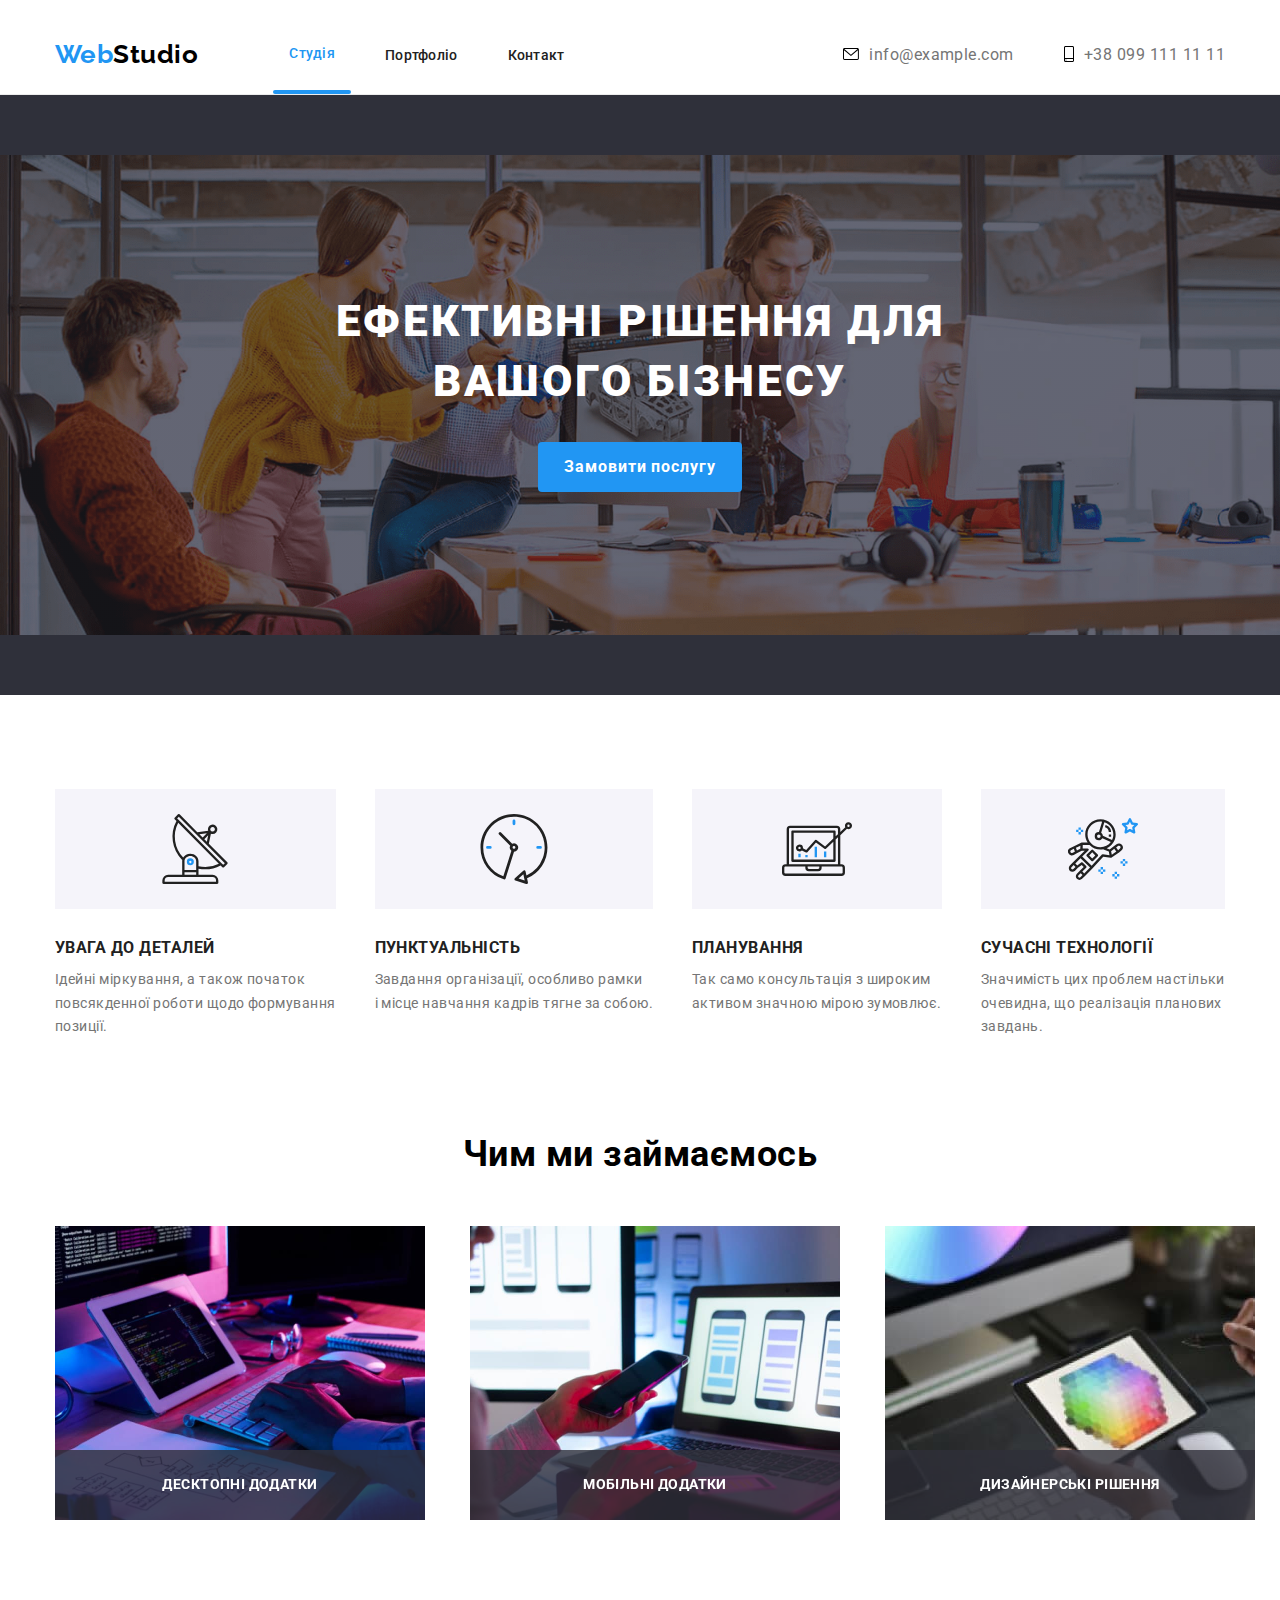
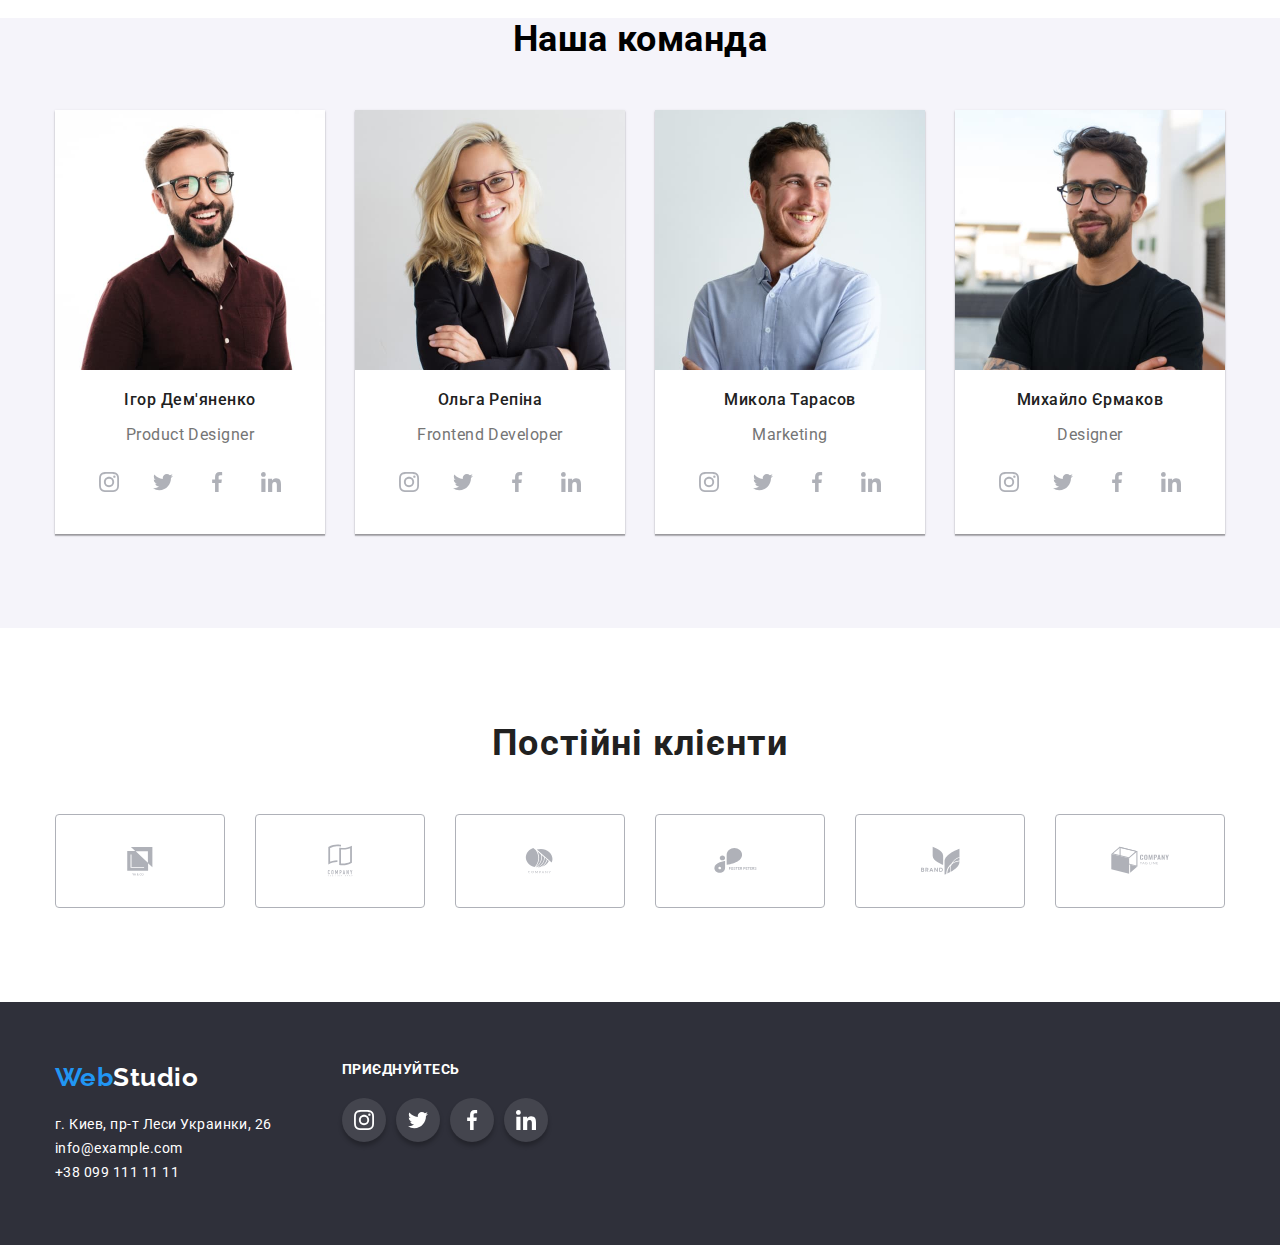
<file: index.html>
<!DOCTYPE html>
<html lang="uk">
  <head>
    <meta charset="UTF-8" />
    <meta http-equiv="X-UA-Compatible" content="IE=edge" />
    <meta name="viewport" content="width=device-width, initial-scale=1.0" />
    <title lang="en">WebStudio</title>
    <link
      href="https://fonts.googleapis.com/css2?family=Raleway:wght@700&family=Roboto:wght@400;500;700;900&display=swap"
      rel="stylesheet"
    />
    <link
      href="https://cdnjs.cloudflare.com/ajax/libs/modern-normalize/1.1.0/modern-normalize.min.css"
      rel="stylesheet"
    />
    <link rel="stylesheet" href="./css/styles.css" />
  </head>
  <body>
    <header>
      <div class="test">
        <div class="container navigation">
          <nav class="nav-container-left">
            <a href="./index.html" lang="en" class="logo"
              >Web<span class="logo-black">Studio</span></a
            >
            <div class="site-nav-container">
              <ul class="site-nav">
                <li>
                  <a href="./index.html" class="current">Студія</a>
                </li>
                <li>
                  <a href="./portfolio.html">Портфоліо</a>
                </li>
                <li>
                  <a href="#">Контакт</a>
                </li>
              </ul>
            </div>
          </nav>
          <div class="nav-container-right">
            <ul class="site-nav-contacts">
              <li class="icon-box">
                <a href="mailto:info@example.com">
                  <svg class="icon-envelope">
                    <use href="./images/symbol-defs.svg#icon-envelope"></use>
                  </svg>
                  <div>info@example.com</div>
                </a>
              </li>
              <li class="icon-box">
                <a href="tel:+380991111111">
                  <svg class="icon-smartphone">
                    <use href="./images/symbol-defs.svg#icon-smartphone"></use>
                  </svg>
                  <div>+38 099 111 11 11</div>
                </a>
              </li>
            </ul>
          </div>
        </div>
      </div>
    </header>

    <main>
      <section class="title-section">
        <div class="container">
          <h1 class="text-big-title">
            Ефективні рішення для<br />
            вашого бізнесу
          </h1>

          <button type="button" class="button-title" data-modal-open>Замовити послугу</button>
      </section>

      <section class="benefits">
        <div class="container">
          <!-- сховали заголовок -->
          <h2 class="visually-hidden">Наші переваги</h2>
          <ul class="benefits-list">
            <li class="icon">
              <h3>Увага до деталей</h3>
              <p>
                Ідейні міркування, а також початок<br />
                повсякденної роботи щодо формування<br />
                позиції.
              </p>
            </li>

            <li class="icon">
              <h3>Пунктуальність</h3>
              <p>
                Завдання організації, особливо рамки<br />
                і місце навчання кадрів тягне за собою.
              </p>
            </li>

            <li class="icon">
              <h3>Планування</h3>
              <p>
                Так само консультація з широким<br />
                активом значною мірою зумовлює.
              </p>
            </li>

            <li class="icon">
              <h3>Сучасні технології</h3>
              <p>
                Значимість цих проблем настільки<br />
                очевидна, що реалізація планових<br />
                завдань.
              </p>
            </li>
          </ul>
          </div>
          <div class="backdrop is-hidden" data-modal>
            <div class="title-modal">
              <p></p>
              <button class="modal-button" data-modal-close></button>
            </div>
          </div>
        </div>
      </section>

      <section class="our-works">
        <div class="container">
          <h2>Чим ми займаємось</h2>
          <ul class="our-works-list">
            <li class="our-works-item">
              <img
                src="./images/1/degin1.jpg"
                alt="Людина набирає текст на клавіатурі"
                width="370"
              />
              <div class="our-works-basement">
                <p>Десктопні додатки</p>
              </div>
            </li>
            <li class="our-works-item">
              <img
                src="./images/1/degin2.jpg"
                alt="програміст робить дизайн сайту для телефону"
                width="370"
              />
              <div class="our-works-basement">
                <p>Мобільні додатки</p>
              </div>
            </li>
            <li class="our-works-item">
              <img
                src="./images/1/degin3.jpg"
                alt="дизайнер підбирає кольори"
                width="370"
              />
              <div class="our-works-basement">
                <p>Дизайнерські рішення</p>
              </div>
            </li>
          </ul>
        </div>
      </section>

      <section class="team-title">
        <div class="container">
          <h2>Наша команда</h2>
          <ul class="team-list">
            <li class="team">
              <img
                src="./images/1/igor.jpg"
                alt="Ігор Дем'яненко"
                width="270"
              />
              <h3>Ігор Дем'яненко</h3>
              <p lang="en">Product Designer</p>
              <ul class="action">
                <li class="social-nets">
                  <a href="">
                    <svg class="social-nets-icon">
                      <use
                        href="./images/symbol-defs.svg#icon-instagram-gray"
                      ></use>
                    </svg>
                  </a>
                </li>
                <li class="social-nets">
                  <a href="">
                    <svg class="social-nets-icon">
                      <use
                        href="./images/symbol-defs.svg#icon-twitter-gray"
                      ></use>
                    </svg>
                  </a>
                </li>
                <li class="social-nets">
                  <a href="">
                    <svg class="social-nets-icon">
                      <use
                        href="./images/symbol-defs.svg#icon-facebook-gray"
                      ></use>
                    </svg>
                  </a>
                </li>
                <li class="social-nets">
                  <a href="">
                    <svg class="social-nets-icon">
                      <use
                        href="./images/symbol-defs.svg#icon-linkedin-gray"
                      ></use>
                    </svg>
                  </a>
                </li>
              </ul>
            </li>

            <li class="team">
              <img src="./images/1/olga.jpg" alt="Ольга Репіна" width="270" />
              <h3>Ольга Репіна</h3>
              <p lang="en">Frontend Developer</p>
              <ul class="action">
                <li class="social-nets">
                  <a href="">
                    <svg class="social-nets-icon">
                      <use
                        href="./images/symbol-defs.svg#icon-instagram-gray"
                      ></use>
                    </svg>
                  </a>
                </li>
                <li class="social-nets">
                  <a href="">
                    <svg class="social-nets-icon">
                      <use
                        href="./images/symbol-defs.svg#icon-twitter-gray"
                      ></use>
                    </svg>
                  </a>
                </li>
                <li class="social-nets">
                  <a href="">
                    <svg class="social-nets-icon">
                      <use
                        href="./images/symbol-defs.svg#icon-facebook-gray"
                      ></use>
                    </svg>
                  </a>
                </li>
                <li class="social-nets">
                  <a href="">
                    <svg class="social-nets-icon">
                      <use
                        href="./images/symbol-defs.svg#icon-linkedin-gray"
                      ></use>
                    </svg>
                  </a>
                </li>
              </ul>
            </li>

            <li class="team">
              <img
                src="./images/1/mykola.jpg"
                alt="Микола Тарасов"
                width="270"
              />
              <h3>Микола Тарасов</h3>
              <p lang="en">Marketing</p>
              <ul class="action">
                <li class="social-nets">
                  <a href="">
                    <svg class="social-nets-icon">
                      <use
                        href="./images/symbol-defs.svg#icon-instagram-gray"
                      ></use>
                    </svg>
                  </a>
                </li>
                <li class="social-nets">
                  <a href="">
                    <svg class="social-nets-icon">
                      <use
                        href="./images/symbol-defs.svg#icon-twitter-gray"
                      ></use>
                    </svg>
                  </a>
                </li>
                <li class="social-nets">
                  <a href="">
                    <svg class="social-nets-icon">
                      <use
                        href="./images/symbol-defs.svg#icon-facebook-gray"
                      ></use>
                    </svg>
                  </a>
                </li>
                <li class="social-nets">
                  <a href="">
                    <svg class="social-nets-icon">
                      <use
                        href="./images/symbol-defs.svg#icon-linkedin-gray"
                      ></use>
                    </svg>
                  </a>
                </li>
              </ul>
            </li>

            <li class="team">
              <img
                src="./images/1/mihail.jpg"
                alt="Михайло Єрмаков"
                width="270"
              />
              <h3>Михайло Єрмаков</h3>
              <p lang="en">Designer</p>
              <ul class="action">
                <li class="social-nets">
                  <a href="">
                    <svg class="social-nets-icon">
                      <use
                        href="./images/symbol-defs.svg#icon-instagram-gray"
                      ></use>
                    </svg>
                  </a>
                </li>
                <li class="social-nets">
                  <a href="">
                    <svg class="social-nets-icon">
                      <use
                        href="./images/symbol-defs.svg#icon-twitter-gray"
                      ></use>
                    </svg>
                  </a>
                </li>
                <li class="social-nets">
                  <a href="">
                    <svg class="social-nets-icon">
                      <use
                        href="./images/symbol-defs.svg#icon-facebook-gray"
                      ></use>
                    </svg>
                  </a>
                </li>
                <li class="social-nets">
                  <a href="">
                    <svg class="social-nets-icon">
                      <use
                        href="./images/symbol-defs.svg#icon-linkedin-gray"
                      ></use>
                    </svg>
                  </a>
                </li>
              </ul>
            </li>
          </ul>
        </div>
      </section>

      <section>
        <div class="container section-client">
          <h2>Постійні клієнти</h2>
          <ul class="client">
            <li>
              <a href="">
                <svg class="client-icon">
                  <use href="./images/symbol-defs.svg#icon-Client-1"></use>
                </svg>
              </a>
            </li>
            <li>
              <a href="">
                <svg class="client-icon">
                  <use href="./images/symbol-defs.svg#icon-Client-2"></use>
                </svg>
              </a>
            </li>
            <li>
              <a href="">
                <svg class="client-icon">
                  <use href="./images/symbol-defs.svg#icon-Client-3"></use>
                </svg>
              </a>
            </li>
            <li>
              <a href="">
                <svg class="client-icon">
                  <use href="./images/symbol-defs.svg#icon-Client-4"></use>
                </svg>
              </a>
            </li>
            <li>
              <a href="">
                <svg class="client-icon">
                  <use href="./images/symbol-defs.svg#icon-Client-5"></use>
                </svg>
              </a>
            </li>
            <li>
              <a href="">
                <svg class="client-icon">
                  <use href="./images/symbol-defs.svg#icon-Client-6"></use>
                </svg>
              </a>
            </li>
          </ul>
        </div>
      </section>
    </main>

    <footer>
      <div class="container footer-container">
        <div>
          <a href="./index.html" lang="en" class="logo logo-focus"
            >Web<span class="logo-white">Studio</span></a
          >
          <address>
            <ul class="footer-address">
              <li>
                <a
                  href="https://goo.gl/maps/CPtrU1FHBa2aNyZL9"
                  target="_blank"
                  rel="noopener noreferrer nofollow"
                  >г. Киев, пр-т Леси Украинки, 26</a
                ><br />
              </li>

              <li class="foorer-mail">
                <a href="mailto:info@example.com">info@example.com</a><br />
              </li>

              <li class="foorer-phone">
                <a href="tel:+380991111111">+38 099 111 11 11</a>
              </li>
            </ul>
          </address>
        </div>
        <div class="join">
          <h2>Приєднуйтесь</h2>
          <ul class="footer-icon">
            <li class="grey-icon-set">
              <a href="">
                <svg class="grey-icon-item">
                  <use
                    href="./images/symbol-defs.svg#icon-instagram-white"
                  ></use>
                </svg>
              </a>
            </li>
            <li class="grey-icon-set">
              <a href="">
                <svg class="grey-icon-item">
                  <use href="./images/symbol-defs.svg#icon-twitter-white"></use>
                </svg>
              </a>
            </li>
            <li class="grey-icon-set">
              <a href="">
                <svg class="grey-icon-item">
                  <use
                    href="./images/symbol-defs.svg#icon-facebook-white"
                  ></use>
                </svg>
              </a>
            </li>
            <li class="grey-icon-set">
              <a href="">
                <svg class="grey-icon-item">
                  <use
                    href="./images/symbol-defs.svg#icon-linkedin-white"
                  ></use>
                </svg>
              </a>
            </li>
          </ul>
        </div>
      </div>
    </footer>

    <script src="./js/modal.js"></script>

  </body>
</html>
</file>
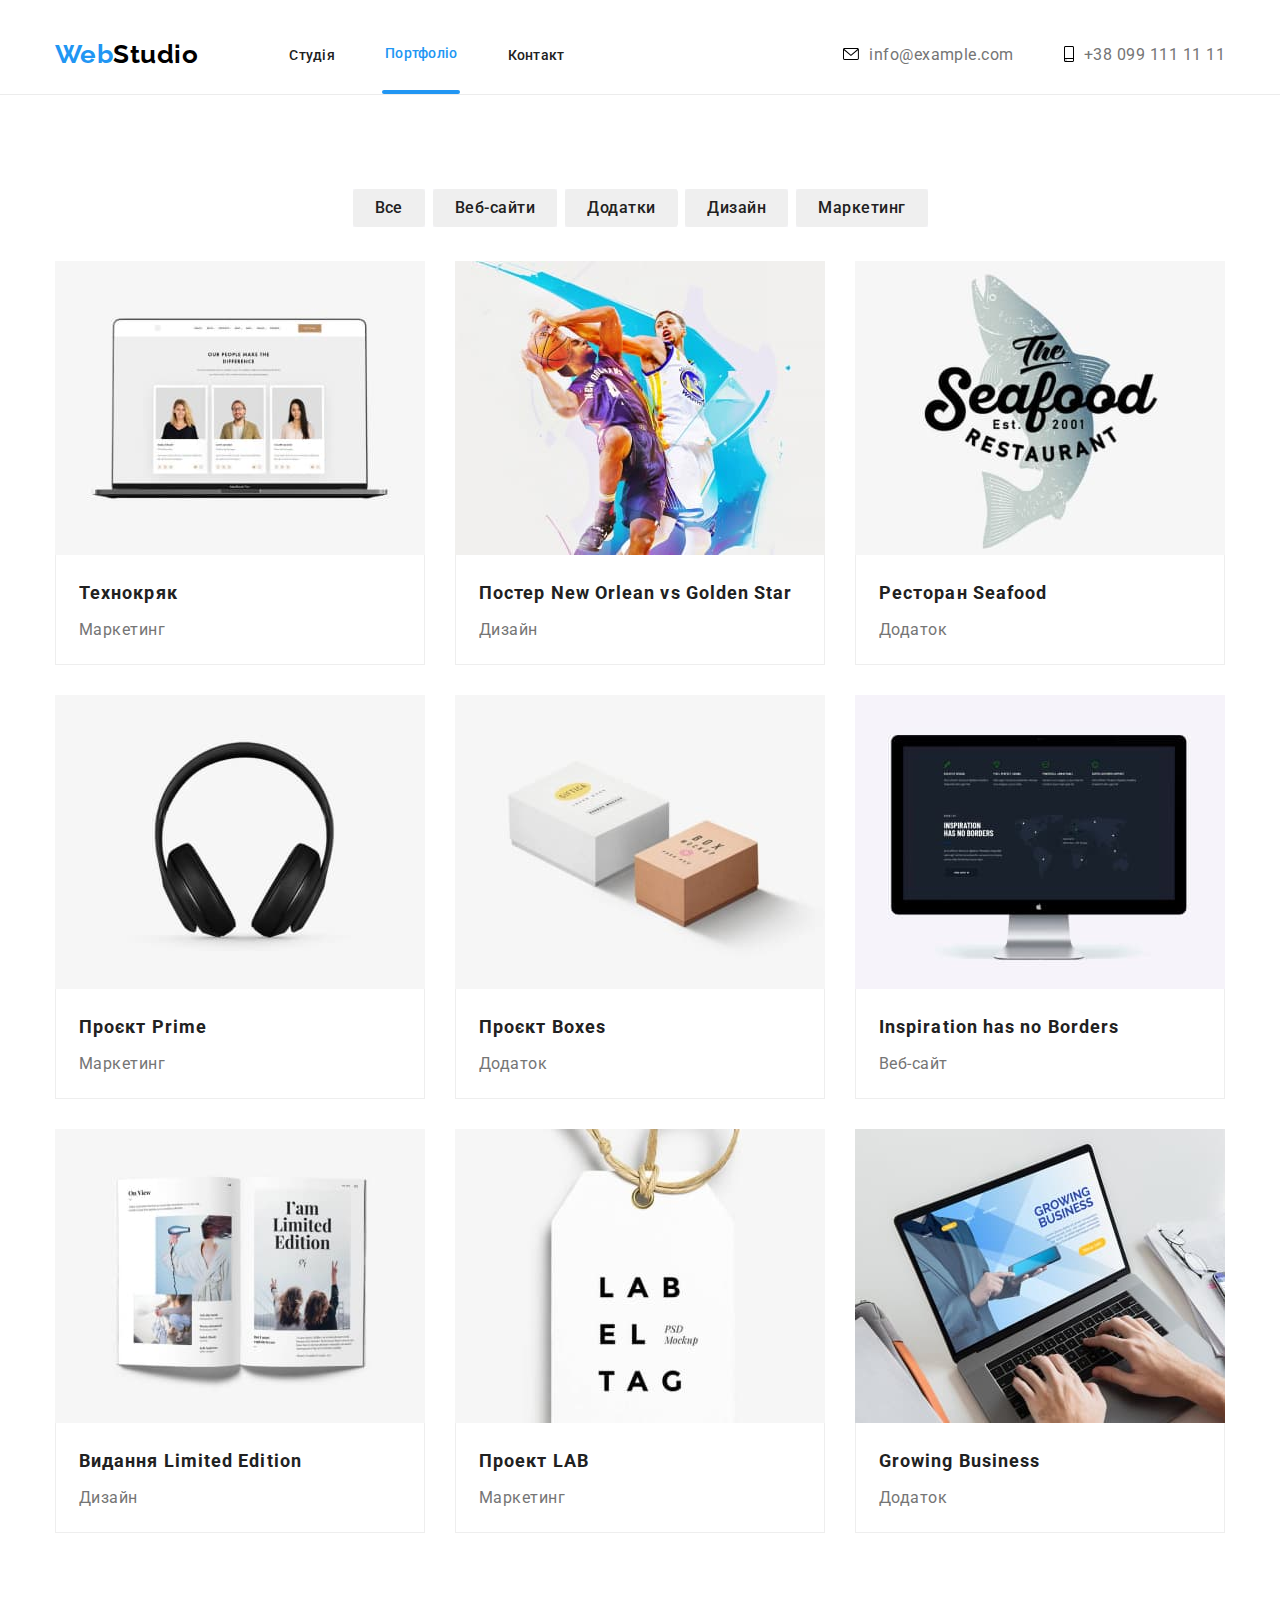
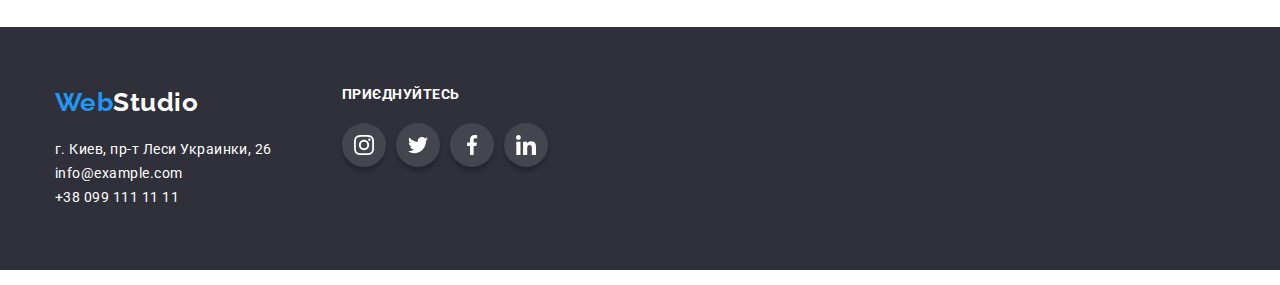
<file: portfolio.html>
<!DOCTYPE html>
<html lang="uk">
  <head>
    <meta charset="UTF-8" />
    <meta http-equiv="X-UA-Compatible" content="IE=edge" />
    <meta name="viewport" content="width=device-width, initial-scale=1.0" />
    <title lang="en">WebStudio</title>
    <link
      href="https://fonts.googleapis.com/css2?family=Raleway:wght@700&family=Roboto:wght@400;500;700;900&display=swap"
      rel="stylesheet"
    />
    <link
      href="https://cdnjs.cloudflare.com/ajax/libs/modern-normalize/1.1.0/modern-normalize.min.css"
      rel="stylesheet"
    />
    <link rel="stylesheet" href="./css/styles.css" />
  </head>

  <body>
    <header>
      <div class="container navigation">
          <nav class="nav-container-left">
              <a href="./index.html" lang="en" class="logo">Web<span class="logo-black">Studio</span></a>
              <div class="site-nav-container">
                  <ul class="site-nav">
                      <li>
                          <a href="./index.html">Студія</a>
                      </li>
                      <li>
                          <a href="./portfolio.html" class="current">Портфоліо</a>
                      </li>
                      <li>
                          <a href="#">Контакт</a>
                      </li>
                  </ul>
              </div>
          </nav>
          <div class="nav-container-right">
              <ul class="site-nav-contacts">
                  <li class="icon-box">
                      <a href="mailto:info@example.com">
                          <svg class="icon-envelope">
                              <use href="./images/symbol-defs.svg#icon-envelope"></use>
                          </svg>
                          <div>info@example.com</div>
                      </a>
                  </li>
                  <li class="icon-box">
                      <a href="tel:+380991111111">
                          <svg class="icon-smartphone">
                              <use href="./images/symbol-defs.svg#icon-smartphone"></use>
                          </svg>
                          <div>+38 099 111 11 11</div>
                      </a>
                  </li>
              </ul>
          </div>
      </div>
    </header>

    <main>
      <div class="container">
        <div class="portfolio-buttons">
          <h1 class="visually-hidden">Портфоліо</h1>
          <ul class="list-buttons">
            <li class="item-button">
              <button type="button">Все</button>
            </li>

            <li class="item-button">
              <!--щоб не робився перенос тире, вставляємо спец-символ-->
              <button type="button">Веб&#8209;сайти</button>
            </li>

            <li class="item-button">
              <button type="button">Додатки</button>
            </li>

            <li class="item-button">
              <button type="button">Дизайн</button>
            </li>

            <li class="item-button">
              <button type="button">Маркетинг</button>
            </li>
          </ul>
        </div>

        <div class="portfolio">
          <ul class="card-set">
            <li class="item">
              <a href="#">
                <div class="card">
                  <img
                    src="./images/2/tehnokryak.jpg"
                    alt="tehnokryak"
                    width="370"
                  />
                  <div class="modal-box">
                    <p class="modal-text">Ресурс пропонує комплексні пропозиції з різним рівнем функціоналу та сервісів. Все це дозволить
                    відвідувачу
                    отримати
                    вичерпні відомості про компанію чи приватну особу.</p>
                  </div>
                </div>
                <div class="under-foto">
                  <h2>Технокряк</h2>
                  <p>Маркетинг</p>
                </div>
              </a>
            </li>

            <li class="item">
              <a href="#">
                <div class="card">
                  <img
                    src="./images/2/poster-new.jpg"
                    alt="poster"
                    width="370"
                  />
                  <div class="modal-box">
                    <p class="modal-text">Ресурс пропонує комплексні пропозиції з різним рівнем функціоналу та сервісів. Все це дозволить
                      відвідувачу
                      отримати
                      вичерпні відомості про компанію чи приватну особу.</p>
                  </div>
                </div>
                <div class="under-foto">
                  <h2>Постер New Orlean vs Golden Star</h2>
                  <p>Дизайн</p>
                </div>
              </a>
            </li>

            <li class="item">
              <a href="#">
                <div class="card">
                  <img
                    src="./images/2/restoran.jpg"
                    alt="restoran"
                    width="370"
                  />
                  <div class="modal-box">
                    <p class="modal-text">Ресурс пропонує комплексні пропозиції з різним рівнем функціоналу та сервісів. Все це дозволить
                      відвідувачу
                      отримати
                      вичерпні відомості про компанію чи приватну особу.</p>
                  </div>
                </div>
                <div class="under-foto">
                  <h2>Ресторан Seafood</h2>
                  <p>Додаток</p>
                </div>
              </a>
            </li>

            <li class="item">
              <a href="#">
                <div class="card">
                  <img src="./images/2/prime.jpg" alt="prime" width="370" />
                  <div class="modal-box">
                    <p class="modal-text">Ресурс пропонує комплексні пропозиції з різним рівнем функціоналу та сервісів. Все це дозволить
                      відвідувачу
                      отримати
                      вичерпні відомості про компанію чи приватну особу.</p>
                  </div>
                </div>
                <div class="under-foto">
                  <h2>Проєкт Prime</h2>
                  <p>Маркетинг</p>
                </div>
              </a>
            </li>

            <li class="item">
              <a href="#">
                <div class="card">
                  <img src="./images/2/boxes.jpg" alt="boxes" width="370" />
                  <div class="modal-box">
                    <p class="modal-text">Ресурс пропонує комплексні пропозиції з різним рівнем функціоналу та сервісів. Все це дозволить
                      відвідувачу
                      отримати
                      вичерпні відомості про компанію чи приватну особу.</p>
                  </div>
                </div>
                <div class="under-foto">
                  <h2>Проєкт Boxes</h2>
                  <p>Додаток</p>
                </div>
              </a>
            </li>

            <li class="item">
              <a href="#">
                <div class="card">
                  <img
                    src="./images/2/inspiration.jpg"
                    alt="inspiration"
                    width="370"
                  />
                  <div class="modal-box">
                    <p class="modal-text">Ресурс пропонує комплексні пропозиції з різним рівнем функціоналу та сервісів. Все це дозволить
                      відвідувачу
                      отримати
                      вичерпні відомості про компанію чи приватну особу.</p>
                  </div>
                </div>
                <div class="under-foto">
                  <h2>Inspiration has no Borders</h2>
                  <p>Веб-сайт</p>
                </div>
              </a>
            </li>

            <li class="item">
              <a href="#">
                <div class="card">
                  <img
                    src="./images/2/limited.jpg"
                    alt="limited edition"
                    width="370"
                  />
                  <div class="modal-box">
                    <p class="modal-text">Ресурс пропонує комплексні пропозиції з різним рівнем функціоналу та сервісів. Все це дозволить
                      відвідувачу
                      отримати
                      вичерпні відомості про компанію чи приватну особу.</p>
                  </div>
                </div>
                <div class="under-foto">
                  <h2>Видання Limited Edition</h2>
                  <p>Дизайн</p>
                </div>
              </a>
            </li>

            <li class="item">
              <a href="#">
                <div class="card">
                  <img src="./images/2/lab.jpg" alt="proect lab" width="370" />
                  <div class="modal-box">
                    <p class="modal-text">Ресурс пропонує комплексні пропозиції з різним рівнем функціоналу та сервісів. Все це дозволить
                      відвідувачу
                      отримати
                      вичерпні відомості про компанію чи приватну особу.</p>
                  </div>
                </div>
                <div class="under-foto">
                  <h2>Проект LAB</h2>
                  <p>Маркетинг</p>
                </div>
              </a>
            </li>

            <li class="item">
              <a href="#">
                <div class="card">
                  <img
                    src="./images/2/growing.jpg"
                    alt="Growing Business"
                    width="370"
                  />
                  <div class="modal-box">
                    <p class="modal-text">Ресурс пропонує комплексні пропозиції з різним рівнем функціоналу та сервісів. Все це дозволить
                      відвідувачу
                      отримати
                      вичерпні відомості про компанію чи приватну особу.</p>
                  </div>
                </div>
                <div class="under-foto">
                  <h2>Growing Business</h2>
                  <p>Додаток</p>
                </div>
              </a>
            </li>
          </ul>
        </div>
      </div>
    </main>

    <footer>
      <div class="container footer-container">
        <div>
          <a href="./index.html" lang="en" class="logo logo-focus">Web<span class="logo-white">Studio</span></a>
          <address>
            <ul class="footer-address">
              <li>
                <a href="https://goo.gl/maps/CPtrU1FHBa2aNyZL9" target="_blank" rel="noopener noreferrer nofollow">г. Киев,
                  пр-т Леси Украинки, 26</a><br />
              </li>
    
              <li class="foorer-mail">
                <a href="mailto:info@example.com">info@example.com</a><br />
              </li>
    
              <li class="foorer-phone">
                <a href="tel:+380991111111">+38 099 111 11 11</a>
              </li>
            </ul>
          </address>
        </div>
        <div class="join">
          <h2>Приєднуйтесь</h2>
          <ul class="footer-icon">
            <li class="grey-icon-set">
              <a href="">
                <svg class="grey-icon-item">
                  <use href="./images/symbol-defs.svg#icon-instagram-white"></use>
                </svg>
              </a>
            </li>
            <li class="grey-icon-set">
              <a href="">
                <svg class="grey-icon-item">
                  <use href="./images/symbol-defs.svg#icon-twitter-white"></use>
                </svg>
              </a>
            </li>
            <li class="grey-icon-set">
              <a href="">
                <svg class="grey-icon-item">
                  <use href="./images/symbol-defs.svg#icon-facebook-white"></use>
                </svg>
              </a>
            </li>
            <li class="grey-icon-set">
              <a href="">
                <svg class="grey-icon-item">
                  <use href="./images/symbol-defs.svg#icon-linkedin-white"></use>
                </svg>
              </a>
            </li>
          </ul>
        </div>
      </div>
    </footer>
  </body>
</html>
</file>
<file: css/styles.css>
:root {
    --title-text-color: rgba(33, 33, 33, 1);
    --pargraf-text-color: rgba(117, 117, 117, 1);
    --dark-background: rgba(47, 48, 58, 1);
    --white: rgba(255, 255, 255, 1);
    --blue: rgba(33, 150, 243, 1);

}

:focus {
    outline: none;
}

a:hover {
    border: blue;
    transition: 250ms cubic-bezier(0.4, 0, 0.2, 1);
}


body {
    background-color: var(--white);
    font-family: roboto, sans-serif;
    letter-spacing: 0.03em;
    line-height: 1.2;

    margin-top: 15px;
    margin-bottom: 15px;
}

body a {
    text-decoration: none;
    color: currentColor;
}

/* убираем маркеры в списках */
ul {
    list-style: none;
    margin: 0;
    padding: 0;
}

button {
    font-family: inherit;
    cursor: pointer;
    color: var(--title-text-color);
    font-weight: 500;
    font-size: 16px;
    line-height: 1.62;
    text-align: center;
    letter-spacing: 0.03em;
    border: none;
    border-radius: 4px;
    padding: 6px 22px;
    transition: 250ms cubic-bezier(0.4, 0, 0.2, 1);
}

/* цвет кнопки гпавной при ховере 188CE8 */
button:hover {
    color: var(--white);
    background-color: var(--blue);

}

button:focus {
    color: var(--white);
    background-color: var(--blue);
    outline: 3px solid black;
}

.container {
    margin-left:auto;
    margin-right: auto;
    padding-left: 15px;
    padding-right: 15px;
    width: 1200px;
    outline: 2px solid none;
}

.visually-hidden {
    position: absolute;
    white-space: nowrap;
    width: 1px;
    height: 1px;
    overflow: hidden;
    border: 0;
    padding: 0;
    clip: rect(0 0 0 0);
    clip-path: inset(50%);
    margin: -1px;
}

.logo {
    color: var(--blue);
    font-size: 26px;
    font-family: raleway, sans-serif;
    font-weight: 700;
    font-size: 26px;
    line-height: 1.19;
    }

.logo-black {
    color: rgba(0, 0, 0, 1);
}

.logo-white {
    color: var(--white);
}

header {
    border-bottom: 1px solid rgba(236, 236, 236, 1);
}

.navigation {
    position: relative;
    display: flex;
    align-items: center;
    padding-top: 24px;
    padding-bottom: 24px;
    
}

.nav-container-left {
    display: flex;
    align-items: center;
    
}
.site-nav-container {
    margin-left: 91px;
}

.site-nav-container li {
    margin-right: 50px;
}

.site-nav {
    display: flex;
    align-items: center;
    margin: 0;
    padding: 0;
}

.site-nav a {
    color: var(--title-text-color);
    font-weight: 500;
    font-size: 14px;
    line-height: 1.14;
    letter-spacing: 0.02em;
}

/* виділяємо поточну сторінку(студіо, портфоліо, контакти) */
.site-nav a.current {
    color: var(--blue);
    display: flex;
    justify-content: center;
}

.current::after {
    position: absolute;
    bottom: 0;
    content: "";
    width: 78px;
    height: 4px;
    background-color: currentColor;
    border-radius: 2px;
}

.navigation a:hover {
    color: var(--blue);
    fill: var(--blue);
}

.navigation a:focus {
    color: var(--blue);
    fill: var(--blue);
    outline: 3px solid black;
}

.nav-container-right {
    margin-left: auto;
    align-items: center;
}

.site-nav-contacts {
    display: flex;
    align-items: center;
    margin: 0;
    padding: 0;
}

.site-nav-contacts a {
    color: var(--pargraf-text-color);
}

.site-nav-contacts a:hover {
    color: var(--blue);
}

.site-nav-contacts a:focus {
    color: var(--blue);
    outline: 3px solid black;
}

.site-nav-contacts li {
    margin-left: 50px;
}

.icon-envelope {
    width: 16px;
    height: 12px;
    margin-right: 10px;
}

.icon-smartphone {
    width: 10px;
    height: 16px;
    margin-right: 10px;
}

.icon-box a {
    display: flex;
    align-items: center;
}
.title-section {
    max-width: 1600px;
    margin-left: auto;
    margin-right: auto;
    height: 600px;
    color: var(--white);
    background-image: linear-gradient(
        to right,
        rgba(47, 48, 58, 0.4),
        rgba(47, 48, 58, 0.4)
        ), url(../images/1/bg-title.png);
    background-color: var(--dark-background);
    background-size: contain;
    background-position: center;
    background-repeat: no-repeat;
    text-align: center;
    outline: 2px solid none;
    padding-top: 197px;
    padding-bottom: 203px;
}

/* зробили всі літери великими text-transform: uppercase; */
.text-big-title {
    font-weight: 900;
    font-size: 44px;
    line-height: 1.36;
    letter-spacing: 0.06em;
    text-transform: uppercase;
    text-align: center;
    margin: 0;
}
/*основа під модальне вікно*/
.backdrop {
    position: fixed;
    top: 0;
    left: 0;
    width: 100%;
    height: 100%;
    background-color: rgba(0, 0, 0, 0.2);
    transition: 250ms cubic-bezier(0.4, 0, 0.2, 1);
}

.backdrop.is-hidden {
    opacity: 0;
    pointer-events: none;
}

.backdrop.is-hidden .title-modal {
    transform: scale(0.8) translate(-50%, -50%);
}

.title-modal {
    /*ставимо модальне вікно по центру*/
    position: absolute;
    top: 50%;
    left: 50%;
    transform:scale(1) translate(-50%, -50%);

    display: flex;
    min-width: 528px;
    min-height: 581px;

    background-color: var(--white);
    box-shadow: 0px 1px 3px rgba(0, 0, 0, 0.12), 0px 1px 1px rgba(0, 0, 0, 0.14), 0px 2px 1px rgba(0, 0, 0, 0.2);
    border-radius: 4px;
    z-index: 2;
    
}

.modal-button {
    position: absolute;
    right: 8px;
    top: 8px;
    background-image:url(../images/icons.svg/button-X.svg) ;
    background-color: var(--white);
    background-position: center;
    background-repeat: no-repeat;
    color: #000000;
    width: 30px;
    height: 30px;
    padding: 6px;
    border-radius: 50%;
    border: 1px solid rgba(0, 0, 0, 0.1);
}

.modal-button:hover,
.modal-button:focus {
    background-color: var(--white);

}

.button-title {
    background-color: var(--blue);
    color: var(--white);
    font-weight: 700;
    font-size: 16px;
    line-height: 30px;
    letter-spacing: 0.06em;
    margin-top: 30px;
    border: none;
    padding: 10px 26px;

    /* міняє на кнопці ховер на бекгоараунді за 250мс за схемою  -працює в обидві сторори (якщо записати на ховері , то буде працювати тільки при поверненні з ховера)*/
    transition: background-color 250ms cubic-bezier(0.4, 0, 0.2, 1);
}

.button-title:hover {
    background-color: rgba(24, 140, 232, 1);
}

.button-title:focus {
    background-color: rgba(24, 140, 232, 1);
    outline: 3px solid black;
}

.benefits {
    font-size: 14px;
    outline: 2px solid none;
    padding-top: 94px;
    padding-bottom: 94px;
}

.benefits-list {
    display: flex;
    justify-content: space-between;
    margin-right: -30px;
}

.benefits-list li {
    margin-right: 30px;
}

/* не можна так робити якщо буде hover, focus*/
.icon::before {
    display: block;
    content: "";
    height: 120px;
    background-color: rgba(245, 244, 250, 1);
    background-size: 70px;
    background-repeat: no-repeat;
    background-position: center;
}

.icon:nth-child(1)::before {
    background-image: url(../images/icons.svg/antenna.svg);
    
}

.icon:nth-child(2)::before {
    background-image: url(../images/icons.svg/clock.svg);
}

.icon:nth-child(3)::before {
    background-image: url(../images/icons.svg/diagram.svg);
}

.icon:nth-child(4)::before {
    background-image: url(../images/icons.svg/astronaut.svg);
}

.benefits-list h3 {
    color: var(--title-text-color);
    font-weight: 700;
    line-height: 1.14;
    text-transform: uppercase;
    padding-top: 30px;
    margin-top: 0;
    margin-bottom: 0;
}

.benefits-list p {
    color: var(--pargraf-text-color);
    font-weight: 400;
    line-height: 1.71;
    margin-top: 10px;
    margin-bottom: 0;
}

.our-works {
    padding-bottom: 94px;
    outline: 2px solid none;
}

.our-works h2 {
    font-weight: 700;
    font-size: 36px;
    line-height: 1.17;
    text-align: center;
    margin: 0;
}

.our-works-list {
    display: flex;
    margin-top: 50px;
    margin-bottom: 0;
    margin-right: -30px;
    justify-content: space-between;
}

.our-works-item {
    position: relative;
    gap: 30px;
}


.our-works-basement {
    position: absolute;
    display: flex;
    justify-content: center;
    align-items: center;
    bottom: 4px;
    left: 0;
    width: 100%;
    height: 70px;
    background-color:rgba(47, 48, 58, 0.8);
}

.our-works-basement p {
    font-style: 700;
    font-weight: 700;
    font-size: 14px;
    line-height: 1.14;
    text-align: center;
    letter-spacing: 0.03em;
    text-transform: uppercase;
    color: var(--white);
    margin-top: 0;
    margin-bottom: 0;
}

.team-title {
    padding-bottom: 94px;
    outline: 2px solid none;
    background-color: rgba(245, 244, 250, 1);
}

.team-title h2 {
    font-weight: 700;
    font-size: 36px;
    line-height: 1.17;
    text-align: center;
    margin: 0;
}

.team-list {
    display: flex;
    margin-top: 50px;
    margin-bottom: 0;
    margin-right: -30px;
    justify-content: space-between;
}

.team {
    text-align: center;
    background-color: var(--white);
    font-size: 16px;
    line-height: 1.19;
    margin-right: 30px;
    padding-bottom: 30px;
    box-shadow: 0px 2px 1px rgba(0, 0, 0, 0.2), 0px 1px 1px rgba(0, 0, 0, 0.14), 0px 1px 3px rgba(0, 0, 0, 0.12);
}

.team h3 {
    font-size: 16px;
    font-weight: 500;
    color: var(--title-text-color);
}

.team p {
    color: var(--pargraf-text-color);
    font-weight: 400;
}

/*.team p::after {
    display: block;
    content: "";
    height: 44px;
    margin-top: 16px;
    background-size: 44px;
    background-repeat: no-repeat;
    background-position: 32px, 86px, 140px, 194px;
    background-image: url(../images/icons.svg/insta.svg), url(../images/icons.svg/Twitter.svg), url(../images/icons.svg/FB.svg), url(../images/icons.svg/in.svg);
}

*/

.action {
    display: flex;
    padding: 0 32px;
    margin: 0;
    list-style: none;
    justify-content: space-between;
    align-items: center;
}

.social-nets {
    padding: 12px;
    border: none;
    color: rgba(175, 177, 184, 1);
    border-radius: 50%;
    width: 44px;
    height: 44px;
    justify-content: center;
    transition: 250ms cubic-bezier(0.4, 0, 0.2, 1);
}

.social-nets-icon {
    
    width: 20px;
    height: 20px;
    fill: currentColor;
    }
    


.social-nets:hover,
.social-nets:focus-within {
    color: rgba(255, 255, 255, 1);
    background-color: var(--blue);
}

.section-client {
    padding-top: 94px;
    padding-bottom: 94px;

}

.section-client h2 {
    
    font-style: normal;
    font-weight: 700;
    font-size: 36px;
    line-height: 1.17;
    text-align: center;
    letter-spacing: 0.03em;
    color: var(--title-text-color);
    margin-bottom: 50px;
    margin-top: 0;

}

.client {
    display: flex;
    justify-content: space-between;
    
}

.client li {
    width: 170px;
}

.client a {
    width:100%;
    border: solid 1px rgba(175, 177, 184, 1);
    border-radius: 4px;
    padding: 16px 32px;
    display: flex;
    fill: rgba(175, 177, 184, 1);
    transition: 250ms cubic-bezier(0.4, 0, 0.2, 1);
    
}

.client-icon {
    width: 106px;
    height: 60px;
}

.client a:hover,
.client a:focus {
    box-shadow: 0px 4px 4px rgba(0, 0, 0, 0.25);
    border-color:var(--blue);
    fill:var(--blue);
}

footer {
    background-color: var(--dark-background);
    color: var(--white);
    outline: 2px solid none;
    padding-top: 60px;
    padding-bottom: 60px;
}

footer a {
    color: var(--white);
}

address {
    margin-top: 20px;
}

.footer-address {
    font-style: normal;
    font-weight: 400;
    font-size: 14px;
    line-height: 1.71;
}

.foorer-mail,
.foorer-phone {
    color: rgba(255, 255, 255, 0.6);
}

.footer-container {
    display: flex;
}

.logo-focus:focus {
   outline: 3px solid black;
}

.footer-address a:focus {
    outline: 3px solid black;
}

.join {
    margin-left: 70px;
}

.join h2 {
    font-style: 700;
    font-size: 14px;
    Line-height: 1.14;
    text-transform: uppercase;
    margin: 0;
    
}

.footer-icon {
    display: flex;
    margin-top: 20px;
}

.grey-icon-set {
    width: 44px;
    height: 44px;
    padding: 12px;
    border-radius: 50%;
    margin-right: 10px;
    color: var(--white);
    background-color: rgba(255, 255, 255, 0.1);
    box-shadow: 0px 4px 4px rgba(0, 0, 0, 0.25);
    transition: 250ms cubic-bezier(0.4, 0, 0.2, 1);
}

.grey-icon-set:last-child {
    margin-right: 0;
}

.grey-icon-item {
    width: 20px;
    height: 20px;
}

.grey-icon-set:hover,
.grey-icon-set:focus-within {
    background-color: var(--blue);
}

.portfolio-buttons {
    margin-left: auto;
    margin-right: auto;
    width: 575px;
    outline: 2px solid none;
    margin-top: 94px;
}

.list-buttons {
    display: flex;
    flex-direction: column(row)
    padding-left: 0;
    margin-left: -8px;
}

.item-button {
    flex-basis: content;
    width: 38px;
    margin-left: 8px;
    background-color: rgba(245, 244, 250, 1);
    /* justify-content: space-between ; - можна вписувати замість flex-basis: content; щоб розподілити текст*/
}

.item-button:hover,
.item-button:focus {
    box-shadow: 0px 2px 1px rgba(0, 0, 0, 0.2);
}

.item:hover {
    box-shadow: 6px 1px 4px rgba(0, 0, 0, 0.16), 4px 0px 4px rgba(0, 0, 0, 0.06), 1px 0px 1px rgba(0, 0, 0, 0.12);
}

.item:focus-within {
    box-shadow: 6px 1px 4px rgba(0, 0, 0, 0.16), 4px 0px 4px rgba(0, 0, 0, 0.06), 1px 0px 1px rgba(0, 0, 0, 0.12);
}

.portfolio {
    margin-top: 34px;
    margin-bottom: 94px;
}

/* ФОТО: ставимо елементи списку в строку (display: flex;) і робими перенос фото по строкам ( flex-wrap: wrap;)
   (margin-top: -28px;)-не можна ставити коли є колір фону (саме цієї секції card-set), тоді треба прибирати іншим способом */
.card-set {
    display: flex;
    flex-wrap: wrap;
    align-items: center;
    gap: 30px;
    margin-bottom: 0;
}

 .card {
    position: relative;
    display: flex;
    align-content: flex-end;
    /*ховаємо модальне вікно, яке без ховеру знаходиться під фото*/
    overflow: hidden;
}

.modal-box {
    position: absolute;
    top: 0;
    right: 0;
    padding: 63px 24px;
    background: rgba(33, 150, 243, 0.9);
    width: 100%;
    height: 100%;
    /*opacity: 0;
    pointer-events: none;  
    -якщо просто потрібно щоб з'являлось вікно без анімаціїї і курсор проходив наскрізь модального вікна*/

    /*опускаємо модальне вікно під фото*/
    transform: translateY(100%);
    transition: transform 250ms cubic-bezier(0.4, 0, 0.2, 1);
    overflow: auto;
    
}

.modal-text {
    font-style: 'regular';
    font-size: 18px;
    Line-height: 1.56;
    margin: 0;
    color: var(--white);
    text-shadow: 0px 4px 4px rgba(0, 0, 0, 0.25);
}

.item:hover .modal-box,
.item:focus-within .modal-box {
    /*opacity: 1;*/
    /*піднімаємо модальне вікно на своє місце*/
    transform: translateY(0)
}

.under-foto {
    padding-top: 20px;
    padding-bottom: 19px;
    padding-left: 23px;
    padding-right: 23px;
    border-right: 1px solid rgba(238, 238, 238, 1);
    border-left: 1px solid rgba(238, 238, 238, 1);
    border-bottom: 1px solid rgba(238, 238, 238, 1);
}

.under-foto h2 {
    color: var(--title-text-color);
    font-weight: 700;
    font-size: 18px;
    line-height: 2;
    letter-spacing: 0.06em;
    margin-top: 0;
    margin-bottom: 0;
}

.under-foto p {
    color: var(--pargraf-text-color);
    font-weight: 400;
    font-size: 16px;
    line-height: 1.88;
    margin-top: 4px;
    margin-bottom: 0;
}
</file>
